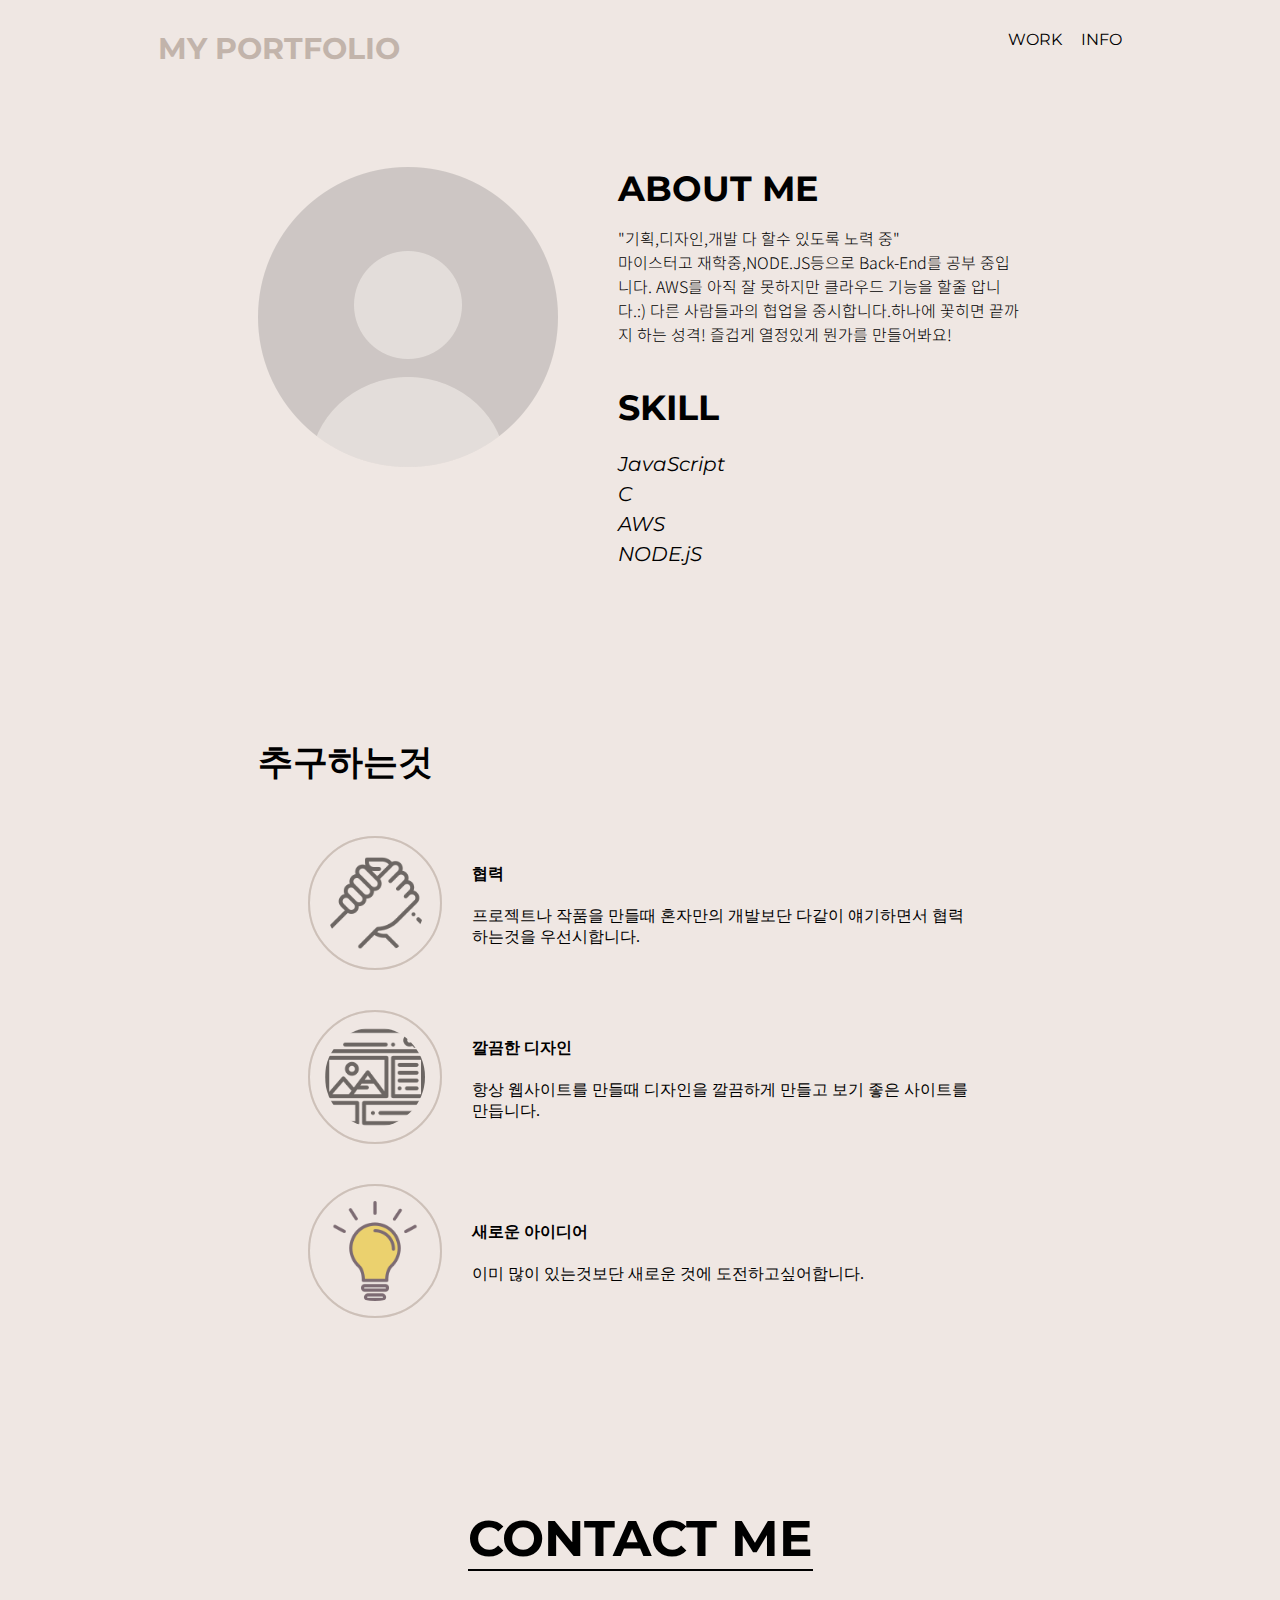
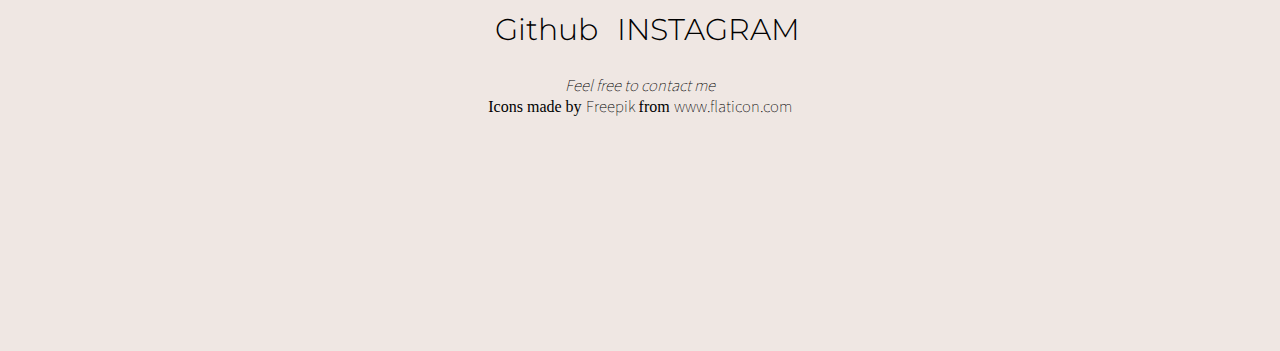
<file: INFO.html>
<!DOCTYPE html>
<html lang="en">
<head>
  <meta charset="UTF-8">
  <meta http-equiv="X-UA-Compatible" content="IE=edge">
  <meta name="viewport" content="width=device-width, initial-scale=1.0">
  <title>INFO</title>
  <link rel="stylesheet" type="text/css" href="style.css">
    
  <link href="https://fonts.googleapis.com/css2?family=Montserrat:ital,wght@0,200;0,400;0,500;0,600;0,800;0,900;1,200;1,400;1,500;1,600;1,800;1,900&display=swap" rel="stylesheet">
  <link href="https://fonts.googleapis.com/css2?family=Noto+Sans+KR:wght@100;300;400;500;700;900&display=swap" rel="stylesheet">
</head>
<body>
  <div class="frame">

  <nav class ="navigator">
    <h3 class="site-name">MY PORTFOLIO</h3>
    <ul>
      <li><a class = "nav-menu" href="만들거.html">WORK</a></li>
      <li><a class = "nav-menu" href="INFO.html">INFO</a></li>
    </ul>
    </nav>
<div class="profile-section">
<img id="profile-picture" src="TikTok.png">
<div class="introduction">
  <h2>ABOUT ME</h2>
  <p>"기획,디자인,개발 다 할수 있도록 노력
    중"<br>마이스터고 재학중,NODE.JS등으로 Back-End를 공부 중입니다.
 AWS를 아직 잘 못하지만 클라우드 기능을 할줄 압니다.:) 다른 사람들과의 협업을
중시합니다.하나에 꽃히면 끝까지 하는 성격! 즐겁게 열정있게 뭔가를 만들어봐요!</p>
<h2>SKILL</h2>
  <p id="skill">JavaScript<br>C<br>AWS<br>NODE.jS</p>
</div>
</div>

<h5 class="value-menu">추구하는것</h5>
<div class="value-section">
<div class="value">
  <img class="value-icon" src="support.png">
  <div class="value-intro">
    <h4 class="value-name">협력</h4>
    <p class-"value-exp">프로젝트나 작품을 만들때 혼자만의 개발보단 다같이 얘기하면서 협력하는것을 우선시합니다.</p>
  </div>
</div>

<div class="value">
  <img class="value-icon" src="web-design.png">
  <div class="value-intro">
    <h4 class="value-name">깔끔한 디자인</h4>
    <p class-"value-exp">항상 웹사이트를 만들때 디자인을 깔끔하게 만들고 보기 좋은 사이트를 만듭니다.</p>
  </div>
</div>
<div class="value">
  <img class="value-icon" src="lightbulb.png">
  <div class="value-intro">
    <h4 class="value-name">새로운 아이디어</h4>
    <p class-"value-exp">이미 많이 있는것보단 새로운 것에 도전하고싶어합니다.</p>
  </div>
</div>
</div>

    <footer class="footer">
      <h3 class="contact">CONTACT ME</h3>
      <div class="links">
        <a class="github" href="https://github.com/sihun96">Github</a>
        <a class="instagram" href="https://www.instagram.com/huni_huni_21/">INSTAGRAM</a>
      </div>
      <p class="footer-comment"><br>Feel free to contact me<br>
        <div>Icons made by <a href="https://www.freepik.com" title="Freepik">Freepik</a> from <a href="https://www.flaticon.com/" title="Flaticon">www.flaticon.com</a></div></p>
    </footer>
    
  </div>
  
</body>
</html>
</file>
<file: style.css>
body{
  background-color: #EFE7E3;
}
.frame{
  margin: 30px 150px;
  display: flex;
  flex-direction: column;
}
.navigator{
  display:  flex;
  flex-direction: row;
  justify-content: space-between;
}

li{
  display: inline;
  align-self: center;
  margin:0;
  margin-left: 15px;
}
ul{
  margin:0;
}
.site-name{
   margin:0;
   font-family: 'Montserrat',sans-serif ;
   font-size: 30px;
   color: #C2B4AB;
}
.nav-menu{
  font-family:'Montserrat',sans-serif ;
  font-weight: 400;
  font-size: 16px;
}
a{
  color :black;
  text-decoration: none;
}

a:hover{
  color:white;
  transition: 0.3s;
}
.dashboard{
display: flex;
flex-direction: column;
margin-top: 100px;
}

.korean-comment{
font-family: 'Noto Sans KR',sans-serif;
font-weight: 500;
font-size: 50px;
}
.sample{
  background-color: pink;
  -webkit-text-stroke: 1px black;
}
.sample:hover{
  background-color: transparent;
  color:white;
  -webkit-text-stroke: 1px black;
  transition: none;
}

.highlight{
  color:white;
  -webkit-text-stroke: 1px black;
  
}
.highlight:hover{
  background-color: pink;
  color:black;
  transition: none;
}

.type1:hover{
  background-color: yellowgreen;
}
.type2:hover{
  background-color: skyblue;
}
.type3:hover{
  background-color: orange;
}

.english-comment{
  font-family: 'Noto Sans KR',sans-serif;
  font-weight: 100;
  font-size: 15px;
  font-style: italic;
  letter-spacing: -0.3px;
}

.recent-menu{
font-family: 'Montserrat',sans-serif;
font-size: 15px;
font-weight: 700;
color: #C2B4AB;

display: inline;
align-self: flex-end;
margin-top: 100px;
}

.footer{
  display: flex;
  flex-direction: column;
  align-items: center;
  margin-bottom: 200px;
}
.contact{
  font-family: 'Montserrat',sans-serif;
  font-size: 50px;
  font-weight: 700;
  color: black;
  margin-bottom: 40px;
  border-bottom: 2px solid black;
 
}
.links>a{
  font-family: 'Montserrat',sans-serif;
  font-size: 30px;
  font-weight: 300;
  margin-left: 15px;
}
.footer>p{
  font-family: 'Noto Sans KR',sans-serif;
  font-weight: 100;
  font-size: 15px;
  font-style: italic;
  margin: 0;
  margin-top: 5px;
}
.profile-section{
  display: flex;
  flex-direction: row;
  justify-content:center ;
  align-items: flex-start ;
  margin: 100px 100px;
}
#profile-picture{
  width: 400px;
  margin-right: 60px ;
}
.introduction>h2{
  margin:0px;
  font-family: 'Montserrat',sans-serif;
  font-size: 35px;
}
.introduction>p{
  font-family: 'Noto Sans KR',sans-serif;
  font-weight: 300;
  font-size: 16px;
  margin-bottom: 40px;
}
.change-photo{
  width: 400px;
  margin-top: 40px;
  height: 300px;
}
img{
  -webkit-filter: opacity(.5) drop-shadow(0 0 0 white);
  filter: opacity(.5) drop-shadow(0 0 0 #C2B4AB);
}
#skill{
  font-family: 'Montserrat',sans-serif;
  font-weight: 400;
  font-size: 20px ;
  font-style:italic;
  line-height:30px;
}

.value-menu{
  font-family: 'Montserrat',sans-serif;
  font-size: 35px;
  margin:30px 100px;
}

.footer-comment{
  text-align: center;
  
}

a[title=  "Freepik"]{
  font-family: 'Noto Sans KR',sans-serif;
  font-weight: 100;
  font-size: 15px;
}
a[title="Flaticon"]{
  font-family: 'Noto Sans KR',sans-serif;
  font-weight: 100;
  font-size: 15px;
}
a[title=  "Freepik"]:hover{
  color:black;
  text-decoration: underline;
}
a[title="Flaticon"]:hover{
  color:black;
  text-decoration: underline;
}

.value{
  display: flex;
  flex-direction: row;
  margin-bottom: 40px;
  align-items: center;

}


.value-menu{
  font-family: 'Montserrat', sans-serif;
  font-size: 35px;
  margin: 30px 100px;
}

.value-section{
  display: flex;
  flex-direction: column;
  justify-content: flex-start;
  align-content: center;
  margin: 100px 150px;
  margin-top: 20px;
}

.value-icon{
  width: 100px;
  height: 100px;

  border: 2px solid #C2B4AB;
  border-radius: 100px;
  padding: 15px;
}

.value-intro{
  margin-left: 30px;
}
</file>
